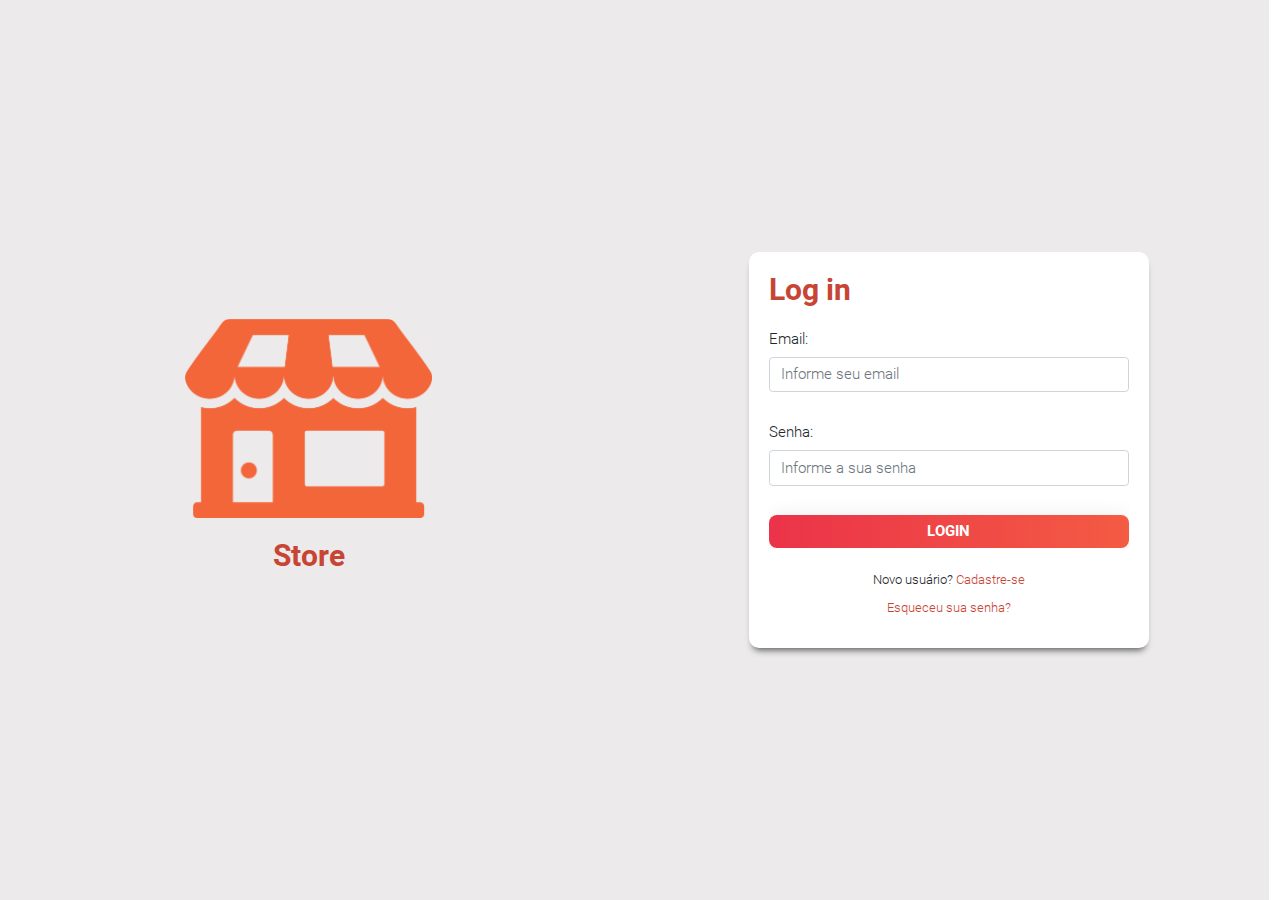
<file: index.html>
<!DOCTYPE html>
<html lang="en">

<head>
    <meta charset="UTF-8">
    <meta http-equiv="X-UA-Compatible" content="IE=edge">
    <meta name="viewport" content="width=device-width, initial-scale=1.0">
    <link rel="stylesheet" href="./plugins/bootstrap/css/bootstrap.min.css">
    <link href="https://fonts.googleapis.com/icon?family=Material+Icons+Outlined" rel="stylesheet">
    <link rel="stylesheet" href="./css/style.css">
    <title>Health | Login</title>
</head>

<body>

    <div class="container-fluid">

        <div class="row">

            <div class="col-12 mb-3 mb-md-0 mb-lg-0 col-md-6 col-lg-6 login-banner">
                <img src="./img/logo2.png" alt="">
                <h2>Store</h2>
            </div>

            <div class="col-12 col-md-6 col-lg-6 login-form">
                <div class="login-form-wrapper">
                    <h2>Log in</h2>
                    <form id="form">
                        <div class="mb-3 form-item">
                            <label for="email" class="form-label">Email:</label>
                            <input type="email" class="form-control" id="email" placeholder="Informe seu email">
                            <span class="material-icons-outlined error">
                                error_outline
                            </span>
                            <span class="material-icons-outlined check">
                                check_circle
                            </span>
                            <small class="form-text message"></small>
                        </div>
                        <div class="mb-3 form-item">
                            <label for="senha" class="form-label">Senha:</label>
                            <input type="password" class="form-control" id="senha" placeholder="Informe a sua senha">
                            <span class="material-icons-outlined error">
                                error_outline
                            </span>
                            <span class="material-icons-outlined check">
                                check_circle
                            </span>
                            <small class="form-text message"></small>
                        </div>
                        <button type="submit" class="btn">Login</button>
                    </form>

                    <div class="login-footer">
                        <div>
                            <small>Novo usuário? <a href="#">Cadastre-se</a></small>
                        </div>
                        <div>
                            <small> <a href="">Esqueceu sua senha?</a></small>
                        </div>
                    </div>
                </div>
            </div>
        </div>
    </div>

    <script src="./plugins/bootstrap/js/bootstrap.min.js"></script>
    <script src="./js/index.js"></script>
</body>

</html>
</file>
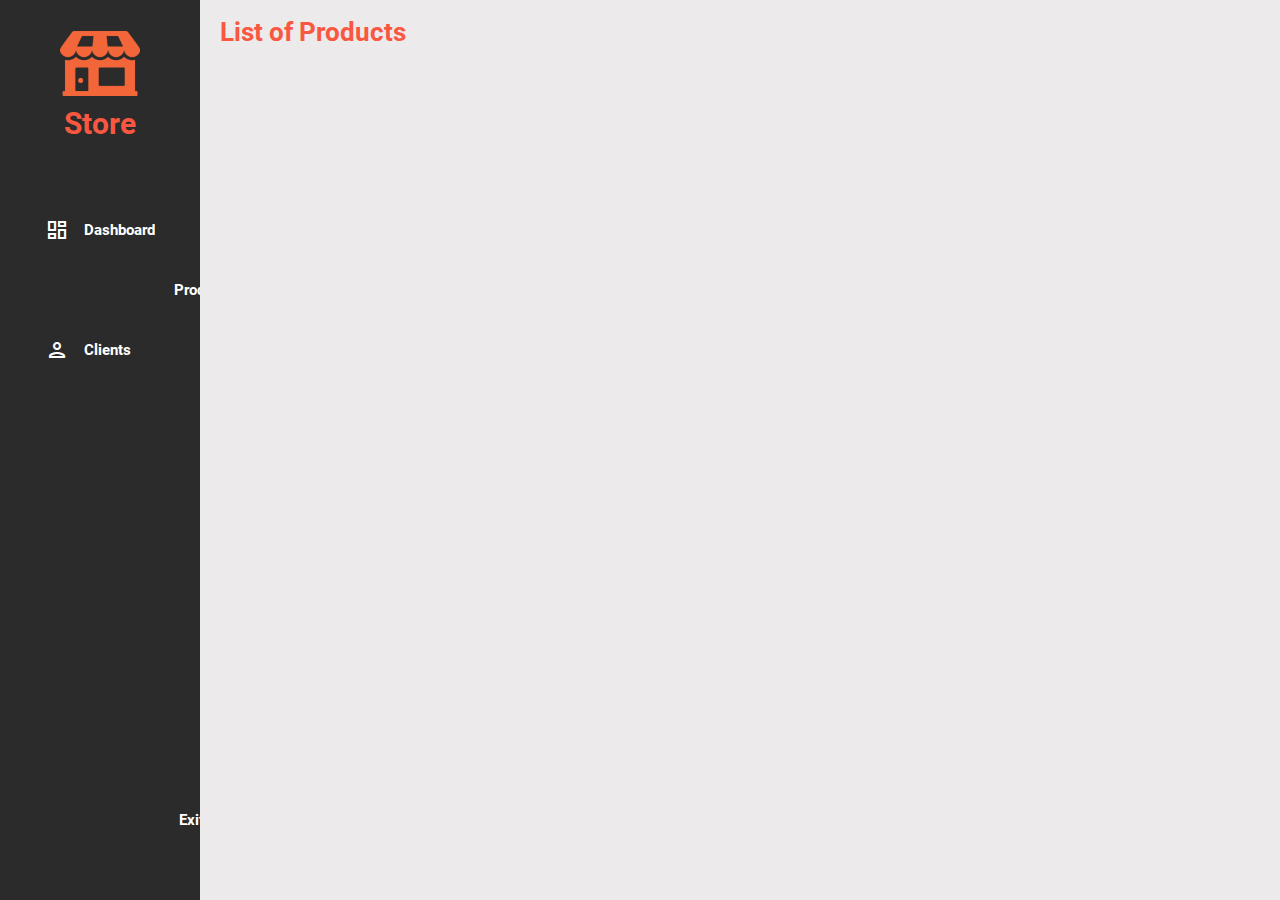
<file: views/dashboard.html>
<!DOCTYPE html>
<html lang="en">

<head>
    <meta charset="UTF-8">
    <meta http-equiv="X-UA-Compatible" content="IE=edge">
    <meta name="viewport" content="width=device-width, initial-scale=1.0">
    <link rel="stylesheet" href="../plugins/bootstrap/css/bootstrap.min.css">
    <link href="https://fonts.googleapis.com/icon?family=Material+Icons+Outlined" rel="stylesheet">
    <link rel="stylesheet" href="../css/style.css">
    <title>Product</title>
</head>

<body>

    <div class="container-fluid container-dashboard">

        <aside>
            <div class="aside-title">
                <img src="../img/logo2.png" alt="logo">
                <h2>Store</h2>
                <button class="close">
                    <span class="material-icons-outlined">
                        close
                    </span>
                </button>
            </div>

            <div class="aside-menu">
                <ul>
                    <li>
                        <button>
                            <span class="material-icons-outlined">
                                dashboard
                            </span>
                            <span>Dashboard</span>
                        </button>
                    </li>
                    <li>
                        <button id="btnProduct" a-folder="product" a-view="listProducts" onclick="fetchContent(this)">
                            <span class="material-icons-outlined">
                                inventory_2
                            </span>
                            <span>Products</span>
                        </button>
                    </li>

                    <li>
                        <button>
                            <span class="material-icons-outlined">
                                person
                            </span>
                            <span>Clients</span>
                        </button>
                    </li>

                    <li>
                        <button>
                            <span class="material-icons-outlined">
                                logout
                            </span>
                            <span>Exit</span>
                        </button>
                    </li>

                </ul>
            </div>


        </aside>

        <main>
            <header>
                <div class="text-dashboard">
                    <h3>List of Products</h3>
                </div>
                <div class="display-aside">
                    <button class="menu" href="">
                        <span class="material-icons-outlined">
                            menu
                        </span>
                    </button>
                </div>

            </header>
            <div id="ajax-content">

            </div>

        </main>
    </div>




    <script src="../plugins/bootstrap/js/bootstrap.min.js"></script>
    <script src="../js/dashboard.js"></script>
    <script src="../js/ajax.js"></script>


</body>

</html>
</file>
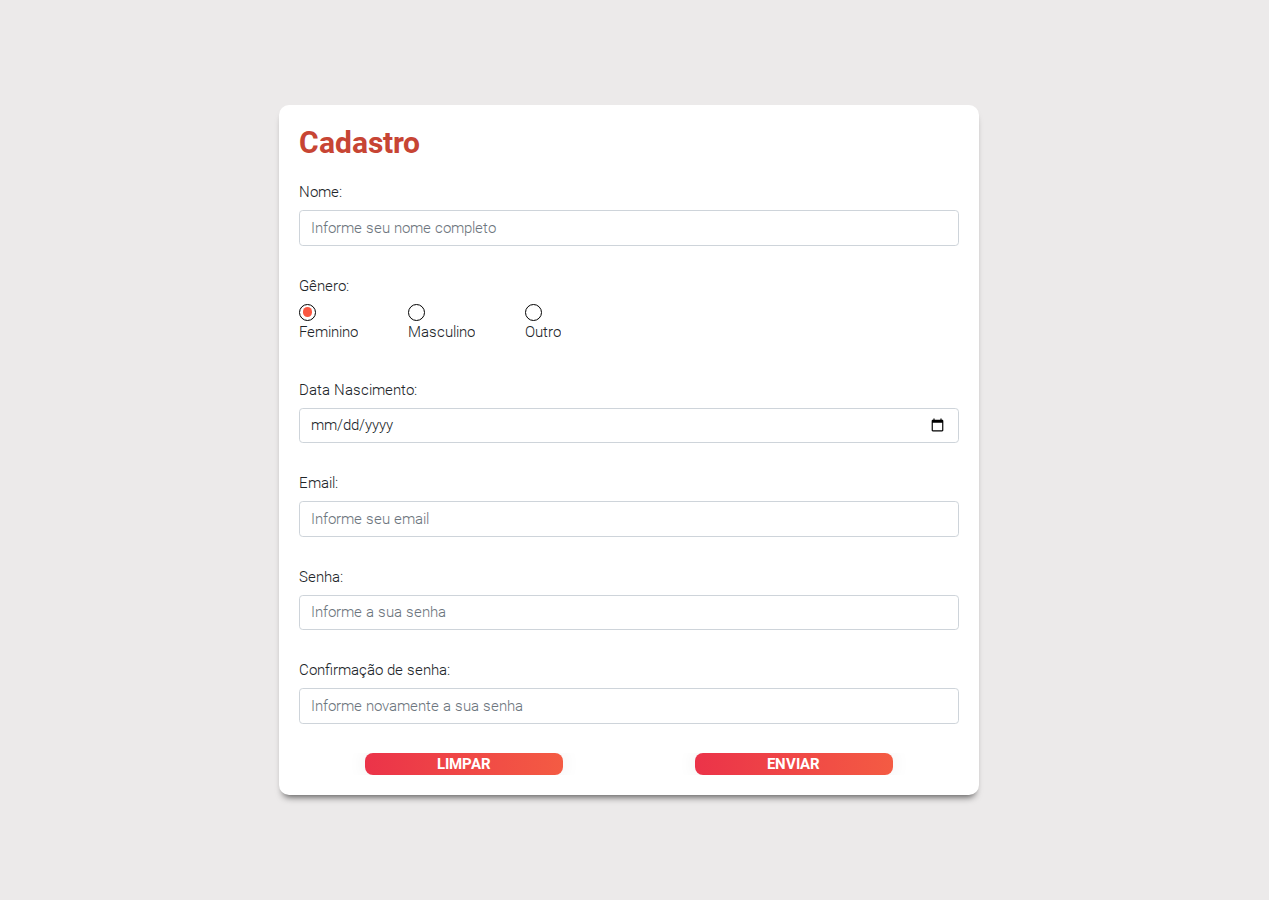
<file: views/register.html>
<!DOCTYPE html>
<html lang="en">

<head>
    <meta charset="UTF-8">
    <meta http-equiv="X-UA-Compatible" content="IE=edge">
    <meta name="viewport" content="width=device-width, initial-scale=1.0">
    <link rel="stylesheet" href="../plugins/bootstrap/css/bootstrap.min.css">
    <link href="https://fonts.googleapis.com/icon?family=Material+Icons+Outlined" rel="stylesheet">
    <link rel="stylesheet" href="../css/style.css">
    <title>Cadastro</title>
</head>

<body>



    <div class="container-fluid">
        <div class="row register-container">

            <div class="register-form-wrapper">
                <div class="register-form-header">
                    <h2>Cadastro</h2>
                </div>

                <form id="form">

                    <div class="mb-3 form-item">
                        <label for="nome" class="form-label">Nome:</label>
                        <input type="text" class="form-control" id="nome" placeholder="Informe seu nome completo">
                        <span class="material-icons-outlined error">
                            error_outline
                        </span>
                        <span class="material-icons-outlined check">
                            check_circle
                        </span>
                        <small class="form-text message"></small>
                    </div>

                    <div class="mb-3 form-item">
                        <label for="genero" class="form-label">Gênero:</label>
                        <div class="form-item-genero">
                            <div>
                                <label class="radio-inline"><input type="radio" name="genero" value="F" checked>
                                    Feminino</label>
                            </div>
                            <label class="radio-inline"><input type="radio" value="M" name="genero"> Masculino</label>
                            <label class="radio-inline"><input type="radio" value="O" name="genero"> Outro</label>
                        </div>
                        <small class="form-text message"></small>
                    </div>

                    <div class="mb-3 form-item">
                        <label for="dtNascimento" class="form-label">Data Nascimento:</label>
                        <input type="date" class="form-control" id="dtNascimento">
                        <small class="form-text message"></small>
                    </div>

                    <div class="mb-3 form-item">
                        <label for="email" class="form-label">Email:</label>
                        <input type="email" class="form-control" id="email" placeholder="Informe seu email">
                        <span class="material-icons-outlined error">
                            error_outline
                        </span>
                        <span class="material-icons-outlined check">
                            check_circle
                        </span>
                        <small class="form-text message"></small>
                    </div>

                    <div class="mb-3 form-item">
                        <label for="senha" class="form-label">Senha:</label>
                        <input type="password" class="form-control" id="senha" placeholder="Informe a sua senha">
                        <span class="material-icons-outlined error">
                            error_outline
                        </span>
                        <span class="material-icons-outlined check">
                            check_circle
                        </span>
                        <small class="form-text message"></small>
                    </div>

                    <div class="mb-3 form-item">
                        <label for="senha-confirmacao" class="form-label">Confirmação de senha:</label>
                        <input type="password" class="form-control" id="senha-confirmacao"
                            placeholder="Informe novamente a sua senha">
                        <span class="material-icons-outlined error">
                            error_outline
                        </span>
                        <span class="material-icons-outlined check">
                            check_circle
                        </span>
                        <small class="form-text message"></small>
                    </div>

                    <div class="buttons">
                        <button type="reset" form="form" value="reset" class="btn-primary">Limpar</button>
                        <button type="submit" form="form" value="submit" class="btn-primary">Enviar</button>
                    </div>
                </form>


            </div>

        </div>
    </div>

    <script src="../plugins/bootstrap/js/bootstrap.min.js"></script>
    <script src="../js/register.js"></script>

</body>

</html>
</file>
<file: css/style.css>
@font-face {
  font-family: "Roboto";
  src: url("../fonts/Roboto-Regular.ttf");
  font-weight: normal;
}
@font-face {
  font-family: "Roboto";
  src: url("../fonts/Roboto-Bold.ttf");
  font-weight: bold;
}
@font-face {
  font-family: "Roboto";
  src: url("../fonts/Roboto-Light.ttf");
  font-weight: lighter;
}
* {
  margin: 0;
  padding: 0;
  box-sizing: border-box;
  font-family: "Roboto", "sans-serif";
  overflow-x: hidden;
}

html,
body {
  width: 100%;
  height: 100%;
  font-size: 15px;
}

a {
  text-decoration: none;
  color: white;
}

.container-fluid {
  width: 100vw;
  margin: 0;
  padding: 0;
}

ul {
  margin: 0;
  padding: 0;
}

button {
  border: none;
  background-color: transparent;
  padding: 0;
  margin: 0;
  cursor: pointer;
}

.container-fluid {
  height: 100%;
  width: 100vw;
}
.container-fluid .row {
  height: 100%;
  width: 100%;
  display: flex;
  flex-direction: row;
  justify-content: center;
  align-items: center;
  background-color: rgb(236, 234, 234);
}
.container-fluid .row .login-banner img {
  width: 40%;
}
.container-fluid .row .login-form {
  display: flex;
  align-items: center;
  justify-content: center;
  padding: 10px;
}
.container-fluid .row .login-form-wrapper {
  width: 100%;
  max-width: 400px;
  display: flex;
  flex-direction: column;
  background-color: white;
  padding: 20px;
  border-radius: 10px;
  box-shadow: 0px 6px 7px -4px rgba(0, 0, 0, 0.64);
}
.container-fluid .row .login-form-wrapper h2 {
  color: #c74534;
  font-weight: bold;
  margin-bottom: 20px;
}
.container-fluid .row .login-form-wrapper .form-item {
  position: relative;
}
.container-fluid .row .login-form-wrapper .form-item .form-label {
  margin-bottom: 0;
}
.container-fluid .row .login-form-wrapper .form-item .form-control:focus {
  color: #212529;
  background-color: #fff;
  border-color: hsl(8deg, 89%, 61%);
  box-shadow: none;
}
.container-fluid .row .login-form-wrapper .form-item span {
  position: absolute;
  top: 40px;
  right: 10px;
}
.container-fluid .row .login-form-wrapper .form-item span.check {
  color: #2ecc71;
  visibility: hidden;
}
.container-fluid .row .login-form-wrapper .form-item span.error {
  color: red;
  visibility: hidden;
}
.container-fluid .row .login-form-wrapper .form-item small {
  visibility: true;
  display: block;
  margin-bottom: 10px;
}
.container-fluid .row .login-form-wrapper .form-item.success input {
  border-color: #2ecc71;
}
.container-fluid .row .login-form-wrapper .form-item.success .check {
  color: #2ecc71;
  visibility: visible;
}
.container-fluid .row .login-form-wrapper .form-item.error input {
  border-color: #e74c3c;
}
.container-fluid .row .login-form-wrapper .form-item.error .error {
  color: #e74c3c;
  visibility: visible;
}
.container-fluid .row .login-form-wrapper .form-item.error small {
  visibility: visible;
  color: #e74c3c;
}
.container-fluid .row .login-form-wrapper button {
  width: 100%;
  background-image: linear-gradient(to right, #eb3349 0%, #f45c43 51%, #eb3349 100%);
  border: none;
  text-align: center;
  text-transform: uppercase;
  transition: 0.5s;
  background-size: 200% auto;
  color: white;
  font-weight: bold;
  box-shadow: 0 0 20px #eee;
  border-radius: 8px;
  display: block;
}
.container-fluid .row .login-form-wrapper button:hover {
  background-position: right center;
  /* change the direction of the change here */
  color: #fff;
  text-decoration: none;
}
.container-fluid .row .login-form-wrapper .login-footer {
  margin: 20px 5px 10px 5px;
  display: flex;
  flex-direction: column;
  justify-content: center;
  align-items: center;
  gap: 5px;
}
.container-fluid .row .login-form-wrapper .login-footer small a {
  color: #c74534;
  transition: all 400ms ease;
}
.container-fluid .row .login-form-wrapper .login-footer small a:hover {
  font-weight: bold;
}
.container-fluid .row .login-banner {
  display: flex;
  flex-direction: column;
  justify-content: center;
  align-items: center;
  gap: 20px;
}
.container-fluid .row .login-banner h2 {
  color: #c74534;
  font-weight: bold;
}

.register-container {
  height: 100%;
  padding: 0 2%;
  background-color: rgb(236, 234, 234);
  display: flex;
  justify-content: center;
  align-items: center;
}

.register-form-wrapper {
  width: 100%;
  max-width: 700px;
  display: flex;
  flex-direction: column;
  background-color: white;
  padding: 20px;
  border-radius: 10px;
  box-shadow: 0px 6px 7px -4px rgba(0, 0, 0, 0.64);
}
.register-form-wrapper h2 {
  color: #c74534;
  font-weight: bold;
  margin-bottom: 20px;
}
.register-form-wrapper .form-item {
  position: relative;
}
.register-form-wrapper .form-item .form-label {
  margin-bottom: 0;
}
.register-form-wrapper .form-item-genero {
  display: flex;
  flex-direction: row;
  gap: 50px;
}
.register-form-wrapper .form-item .form-control:focus {
  color: #212529;
  background-color: #fff;
  border-color: hsl(8deg, 89%, 61%);
  box-shadow: none;
}
.register-form-wrapper .form-item span {
  position: absolute;
  top: 40px;
  right: 10px;
}
.register-form-wrapper .form-item span.check {
  color: #2ecc71;
  visibility: hidden;
}
.register-form-wrapper .form-item span.error {
  color: red;
  visibility: hidden;
}
.register-form-wrapper .form-item small {
  visibility: true;
  display: block;
  margin-bottom: 10px;
}
.register-form-wrapper .form-item.success input {
  border-color: #2ecc71;
}
.register-form-wrapper .form-item.success .check {
  color: #2ecc71;
  visibility: visible;
}
.register-form-wrapper .form-item.error input {
  border-color: #e74c3c;
}
.register-form-wrapper .form-item.error .error {
  color: #e74c3c;
  visibility: visible;
}
.register-form-wrapper .form-item.error small {
  visibility: visible;
  color: #e74c3c;
}
.register-form-wrapper .buttons {
  display: flex;
  justify-content: space-around;
}
.register-form-wrapper .btn-primary {
  width: 30%;
  background-image: linear-gradient(to right, #eb3349 0%, #f45c43 51%, #eb3349 100%);
  border: none;
  text-align: center;
  text-transform: uppercase;
  transition: 0.5s;
  background-size: 200% auto;
  color: white;
  font-weight: bold;
  box-shadow: 0 0 20px #eee;
  border-radius: 8px;
  display: block;
}
.register-form-wrapper .btn-primary:hover {
  background-position: right center;
  /* change the direction of the change here */
  color: #fff;
  text-decoration: none;
}
.register-form-wrapper .btn-secondary {
  width: 30%;
  background-image: linear-gradient(to right, #eb3349 0%, #f45c43 51%, #eb3349 100%);
  border: none;
  text-align: center;
  text-transform: uppercase;
  transition: 0.5s;
  background-size: 200% auto;
  color: white;
  font-weight: bold;
  box-shadow: 0 0 20px #eee;
  border-radius: 8px;
  display: block;
}
.register-form-wrapper .btn-secondary:hover {
  background-position: right center;
  /* change the direction of the change here */
  color: #fff;
  text-decoration: none;
}

input[type=radio] {
  display: grid;
  place-content: center;
}

input[type=radio] {
  -webkit-appearance: none;
     -moz-appearance: none;
          appearance: none;
  margin: 0;
  width: 1.15em;
  height: 1.15em;
  border: 1px solid;
  border-radius: 50%;
}

input[type=radio]::before {
  content: "";
  width: 0.65em;
  height: 0.65em;
  border-radius: 50%;
  transform: scale(0);
  transition: 120ms transform ease-in-out;
  box-shadow: inset 1em 1em #fa5741;
}

input[type=radio]:checked::before {
  transform: scale(1);
}

@media screen and (max-width: 560px) {
  .buttons {
    flex-direction: column-reverse;
    justify-content: center;
    align-items: center;
    gap: 10px;
  }
}
aside {
  display: none;
  position: fixed;
  width: 10%;
  min-width: 200px;
  height: 100%;
  background-color: rgb(44, 43, 43);
  margin: 0;
  right: -200%;
  z-index: 100;
  box-shadow: 11px 13px 5px -8px rgba(0, 0, 0, 0.38);
}
aside .aside-title {
  display: flex;
  flex-direction: column;
  justify-content: center;
  align-items: center;
  height: 20%;
  width: 100%;
  gap: 10px;
  position: relative;
}
aside .aside-title h2 {
  font-weight: bold;
  color: #fa5741;
}
aside .aside-title img {
  width: 50%;
  max-width: 80px;
}
aside .aside-title button {
  position: absolute;
  top: 0;
  right: 0;
  padding: 2px;
  color: white;
}
aside .aside-title button span {
  font-size: 30px;
}
aside .aside-title button:hover {
  font-weight: bold;
  color: white;
  transform: scale(1.1);
}
aside .aside-title button:focus {
  transform: scale(1.1);
}
aside .aside-menu {
  height: 80%;
  width: 100%;
  display: flex;
  flex-direction: column;
  align-items: center;
  padding-top: 10%;
}
aside .aside-menu ul {
  height: 100%;
  width: 100%;
  display: flex;
  flex-direction: column;
}
aside .aside-menu ul li {
  height: 60px;
  width: 100%;
}
aside .aside-menu ul li button {
  display: flex;
  gap: 1rem;
  align-items: center;
  position: relative;
  font-weight: bold;
  height: 100%;
  width: 100%;
  padding-left: 45px;
  color: white;
}
aside .aside-menu ul li button:hover {
  background-color: rgba(250, 87, 65, 0.7);
  color: white;
}
aside .aside-menu ul li:last-child {
  position: absolute;
  bottom: 50px;
}

@-webkit-keyframes slide-in-left {
  to {
    right: 0;
  }
}

@keyframes slide-in-left {
  to {
    right: 0;
  }
}
@-webkit-keyframes slide-in-exit {
  to {
    right: -200%;
  }
}
@keyframes slide-in-exit {
  to {
    right: -200%;
  }
}
@media screen and (min-width: 769px) {
  aside {
    box-shadow: none;
  }
  aside .aside-title button {
    display: none;
  }
}
.container-dashboard {
  height: 100%;
  width: 100%;
  background-color: rgb(236, 234, 234);
  position: relative;
  display: grid;
  grid-template-columns: 1fr;
}
.container-dashboard main {
  height: 100%;
  width: 100%;
  display: flex;
  flex-direction: column;
  flex-grow: 1;
}
.container-dashboard main header {
  height: 8%;
  width: 100%;
  display: flex;
  align-items: center;
  justify-content: space-between;
  padding: 0 20px 0 20px;
}
.container-dashboard main header .text-dashboard h3 {
  color: #fa5741;
  font-weight: bold;
}
.container-dashboard main header .display-aside .menu {
  height: 100px;
}
.container-dashboard main header .display-aside .menu span {
  color: #fa5741;
}
.container-dashboard main header .display-aside .menu span:hover {
  transform: scale(1.1);
}
.container-dashboard main .main-content {
  height: 100%;
  width: 100%;
}
.container-dashboard main .main-content .main-control {
  width: 100%;
  display: flex;
  flex-direction: column;
  gap: 5px;
  padding: 0 2rem 0 2rem;
}
.container-dashboard main .main-content .main-control-one {
  display: flex;
  align-items: center;
  justify-content: flex-end;
}
.container-dashboard main .main-content .main-control-one a {
  width: 150px;
  background-image: linear-gradient(to right, #eb3349 0%, #f45c43 51%, #eb3349 100%);
  border: none;
  text-align: center;
  text-transform: uppercase;
  transition: 0.5s;
  background-size: 200% auto;
  color: white;
  font-weight: bold;
  box-shadow: 0 0 20px #eee;
  border-radius: 8px;
  display: block;
  display: flex;
  align-items: center;
  justify-content: center;
  gap: 8px;
  font-size: 12px;
  padding: 5px;
}
.container-dashboard main .main-content .main-control-one a:hover {
  background-position: right center;
  /* change the direction of the change here */
  color: #fff;
  text-decoration: none;
}
.container-dashboard main .main-content .main-control-two {
  display: flex;
  flex-direction: row;
  align-items: center;
  justify-content: space-between;
}
.container-dashboard main .main-content .itens-container {
  background-color: white;
  border-radius: 10px;
  margin: 0 2rem 2rem 2rem;
  padding: 1rem;
  font-size: 0.8rem;
}
.container-dashboard main .main-content .itens-container table th {
  color: #fa5741;
  font-size: 1.1rem;
}
.container-dashboard main .main-content .itens-container table tbody tr:hover {
  background-color: rgb(236, 234, 234);
}
.container-dashboard main .main-content .itens-container table tbody td button {
  width: 100%;
}
.container-dashboard main .main-content .itens-container table tbody td button span {
  font-size: 1.3rem;
}
.container-dashboard main .main-content .itens-container table tbody td button span:hover {
  color: #fa5741;
}

@media screen and (min-width: 790px) {
  .container-dashboard {
    grid-template-columns: 200px 1fr;
  }

  aside {
    position: relative;
    display: block;
    left: 0;
  }

  main header .display-aside button {
    display: none;
  }
}/*# sourceMappingURL=style.css.map */
</file>
